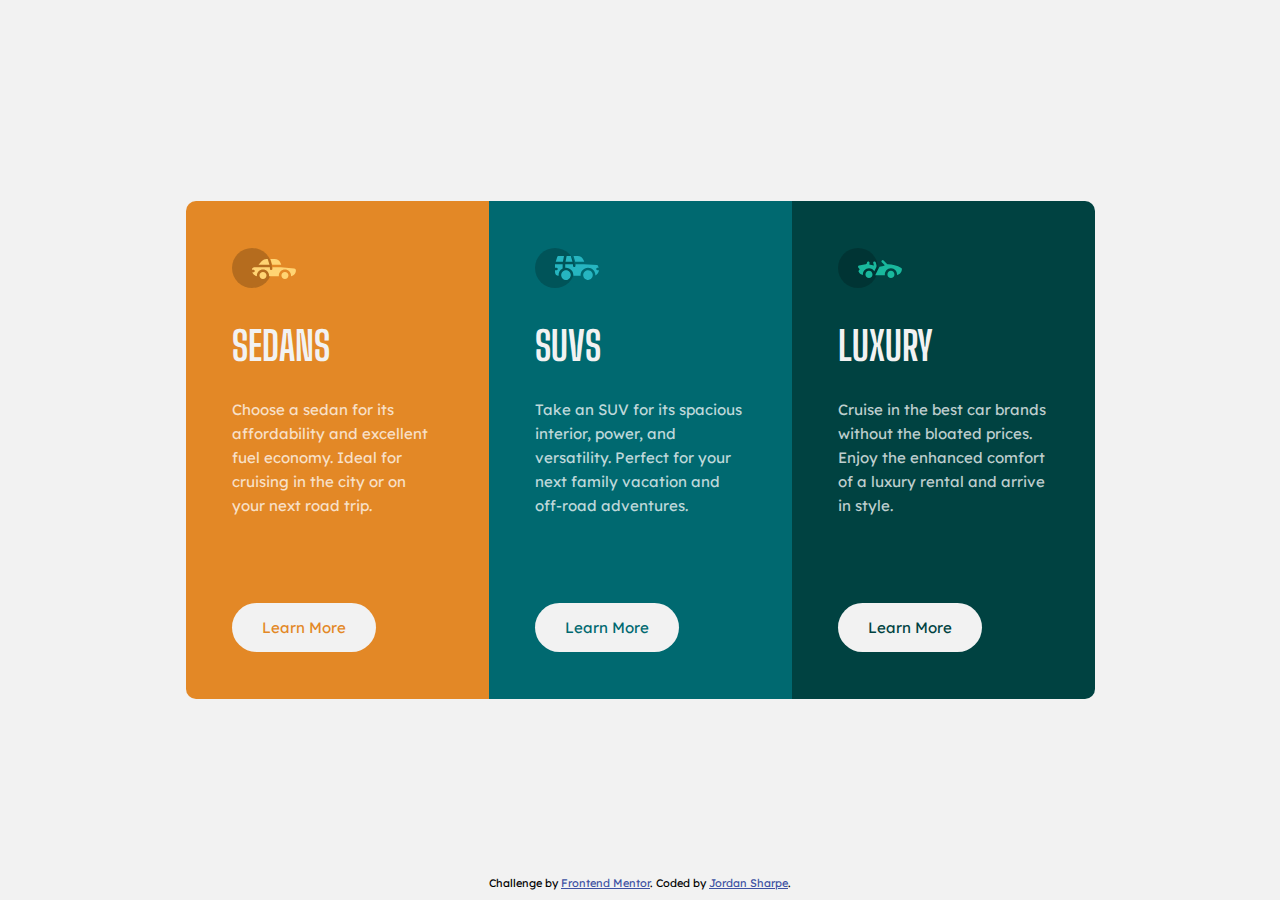
<file: 3-column-preview-card-component-main/index.html>
<!DOCTYPE html>
<html lang="en">
<head>
  <meta charset="UTF-8">
  <meta name="viewport" content="width=device-width, initial-scale=1.0"> <!-- displays site properly based on user's device -->
  <link rel="stylesheet" href="style.css">
  <link rel="icon" type="image/png" sizes="32x32" href="./images/favicon-32x32.png">
  
  <title>Frontend Mentor | 3-column preview card component</title>

  <!-- Feel free to remove these styles or customise in your own stylesheet 👍 -->
  <style>
    .attribution { font-size: 11px; text-align: center; }
    .attribution a { color: hsl(228, 45%, 44%); }
  </style>
</head>
<body>

  <div class="wrapper">
  <main>
      <section class="card sedan">
        <img src="images/icon-sedans.svg" alt="Sedans">
        <p class="heading">Sedans</p>
        <p class="info">Choose a sedan for its affordability and excellent fuel economy. Ideal for cruising in the city or on your next road trip.</p>
        <a href="#" class="btn">Learn More</a>
      </section>
      <section class="card suv">
        <img src="images/icon-suvs.svg" alt="SUV's">
        <p class="heading">SUVs</p>
        <p class="info">Take an SUV for its spacious interior, power, and versatility. Perfect for your next family vacation and off-road adventures.</p>
        <a href="#" class="btn">Learn More</a>
      </section>
      <section class="card luxury">
        <img src="images/icon-luxury.svg" alt="Luxury">
        <p class="heading">Luxury</p>
        <p class="info">Cruise in the best car brands without the bloated prices. Enjoy the enhanced comfort of a luxury rental and arrive in style.</p>
        <a href="#" class="btn">Learn More</a>
      </section>
    </main>
  </div>

  <footer>
    <div class="attribution">
      Challenge by <a href="https://www.frontendmentor.io?ref=challenge" target="_blank">Frontend Mentor</a>.
      Coded by <a href="#">Jordan Sharpe</a>.
    </div>
  </footer>
</body>
</html>
</file>
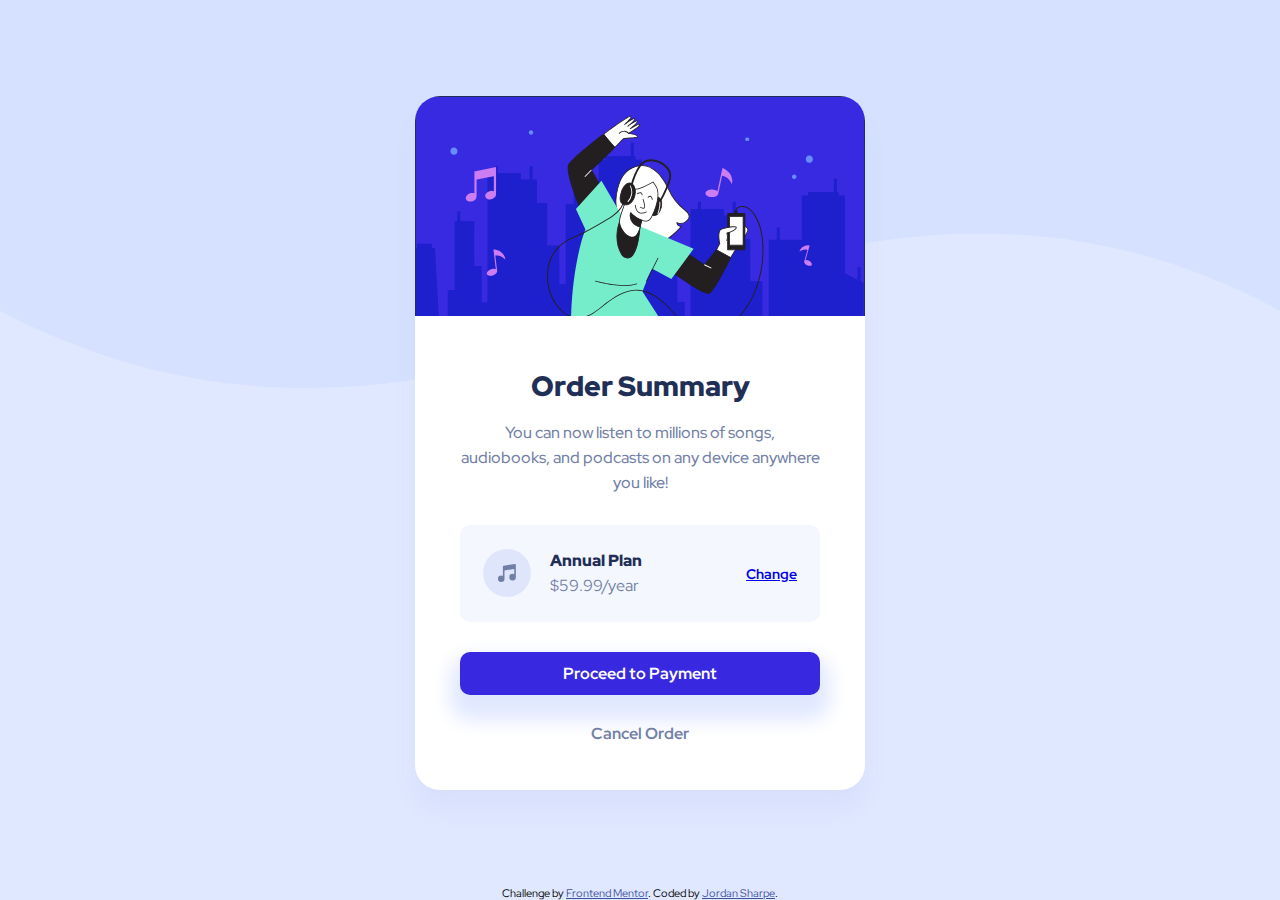
<file: order-summary-component-main/index.html>
<!DOCTYPE html>
<html lang="en">
<head>
  <meta charset="UTF-8">
  <meta name="viewport" content="width=device-width, initial-scale=1.0"> <!-- displays site properly based on user's device -->

  <link rel="icon" type="image/png" sizes="32x32" href="./images/favicon-32x32.png">
  <link rel="stylesheet" href="style.css">
  
  <title>Frontend Mentor | Order summary card</title>

  <!-- Feel free to remove these styles or customise in your own stylesheet 👍 -->
  <style>
    .attribution { font-size: 11px; text-align: center; }
    .attribution a { color: hsl(228, 45%, 44%); }
  </style>
</head>
<body>
  <div class="card">
    <img class="img-hero" src="images/illustration-hero.svg" alt="">
    <div class="text-content">
      <h2 class="title">Order Summary</h2>

      <p class="info">You can now listen to millions of songs, audiobooks, and podcasts on any 
        device anywhere you like!</p>
      <div class="price-box">
        <div class="left">
          <img class="icon" src="images/icon-music.svg" alt="">
          <div class="price-box-inner">
            <h3>Annual Plan</h3> 
            <p class="price">$59.99/year</p> 
        </div>
        </div>
        <a href="#">Change</a> 
      </div>
    
      <a href="#" class="proceed-btn">Proceed to Payment</a> 
      <a class="cancel-btn" href="#">Cancel Order</a>
    </div>
</div>
  <div class="attribution">
    Challenge by <a href="https://www.frontendmentor.io?ref=challenge" target="_blank">Frontend Mentor</a>. 
    Coded by <a href="#">Jordan Sharpe</a>.
  </div>
</body>
</html>
</file>
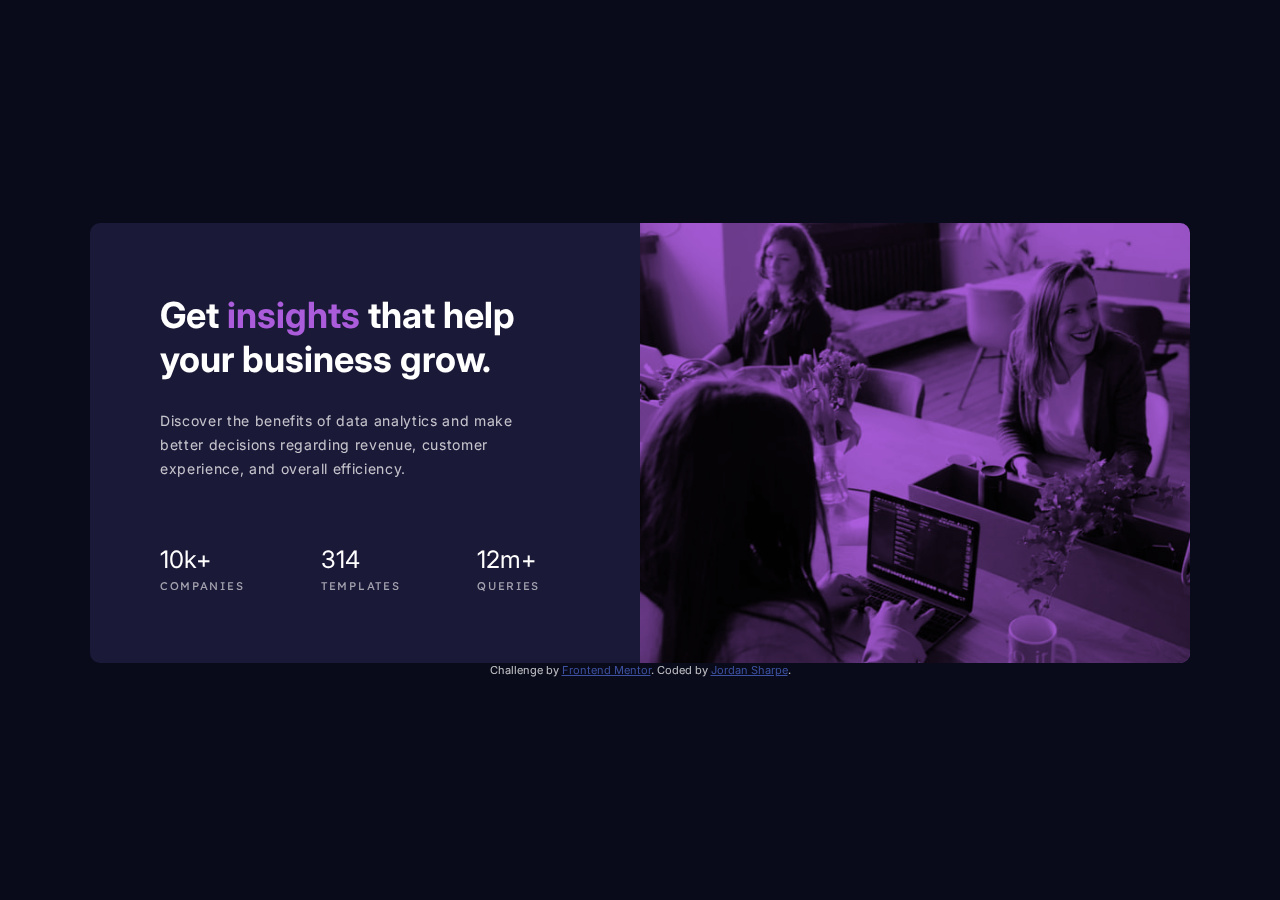
<file: stats-preview-card-component-main/index.html>
<!DOCTYPE html>
<html lang="en">
<head>
  <meta charset="UTF-8">
  <meta name="viewport" content="width=device-width, initial-scale=1.0"> <!-- displays site properly based on user's device -->
  <link rel="stylesheet" href="style.css">
  <link rel="icon" type="image/png" sizes="32x32" href="./images/favicon-32x32.png">
  
  <title>Frontend Mentor | Stats preview card component</title>

  <!-- Feel free to remove these styles or customise in your own stylesheet 👍 -->
  <style>
    .attribution { font-size: 11px; text-align: center; }
    .attribution a { color: hsl(228, 45%, 44%); }
  </style>
</head>
<body>
  
  <section class="container">
    <div class="splash">
      <img src="images/image-header-mobile.jpg" alt="Photo of a friendly office space">
    </div>
    <div class="info-container">
      <h1>Get <span>insights</span> that help your business grow.</h1>
      <p class="info">Discover the benefits of data analytics and make better decisions regarding revenue, customer 
        experience, and overall efficiency.</p>
        <div class="stats">
          <div class="stat">
            <h3>10k+</h3>
            <p>companies</p>
          </div>
          <div class="stat">
            <h3>314</h3>
            <p>templates</p>
          </div>
          <div class="stat">
            <h3>12m+</h3>
            <p>queries</p>
          </div>
        </div>
    </div>
  </section>

  <div class="attribution">
    Challenge by <a href="https://www.frontendmentor.io?ref=challenge" target="_blank">Frontend Mentor</a>. 
    Coded by <a href="#">Jordan Sharpe</a>.
  </div>
</body>
</html>
</file>
<file: 3-column-preview-card-component-main/style.css>
@import url("https://fonts.googleapis.com/css2?family=Big+Shoulders+Display:wght@700&family=Lexend+Deca&display=swap");
*,
*::after,
*::before {
  margin: 0;
  padding: 0;
  -webkit-box-sizing: border-box;
          box-sizing: border-box;
}

html {
  font-size: 15px;
  font-family: 'Lexend Deca', sans-serif;
}

body {
  height: 100vh;
  padding: 1.6rem;
}

main {
  border-radius: 10px;
  overflow: hidden;
  width: -webkit-max-content;
  width: -moz-max-content;
  width: max-content;
  display: -webkit-box;
  display: -ms-flexbox;
  display: flex;
}

.wrapper {
  display: -webkit-box;
  display: -ms-flexbox;
  display: flex;
  -webkit-box-pack: center;
      -ms-flex-pack: center;
          justify-content: center;
  -webkit-box-align: center;
      -ms-flex-align: center;
          align-items: center;
  margin: auto auto;
  max-width: 61.333333333336rem;
  height: 100%;
}

.heading {
  font-family: 'Big Shoulders Display', cursive;
  font-weight: 700;
  font-size: 2.66rem;
  text-transform: uppercase;
  color: #f2f2f2;
  margin: 0.75em 0;
}

body, .btn {
  background-color: #f2f2f2;
}

.info {
  color: rgba(255, 255, 255, 0.75);
  width: 14rem;
  line-height: 1.6;
  margin-bottom: 5.66rem;
}

.card {
  padding: 3.1rem;
}

.btn {
  padding: 1em 2em;
  border-radius: 1000px;
  display: inline-block;
  text-decoration: none;
}

.suv {
  background-color: #006970;
}

.suv .btn {
  color: #006970;
}

.sedan {
  background-color: #e38826;
}

.sedan .btn {
  color: #e38826;
}

.luxury {
  background-color: #004241;
}

.luxury .btn {
  color: #004241;
}

@media (max-width: 50.66rem) {
  body {
    height: -webkit-max-content;
    height: -moz-max-content;
    height: max-content;
  }
  main {
    -webkit-box-orient: vertical;
    -webkit-box-direction: normal;
        -ms-flex-direction: column;
            flex-direction: column;
  }
  .card {
    width: minmax(21.86rem, 100%);
  }
  .info {
    margin-bottom: 1.86rem;
  }
}

.btn:hover {
  outline: 2px solid #f2f2f2;
  color: #f2f2f2;
  background-color: transparent;
}
/*# sourceMappingURL=style.css.map */
</file>
<file: order-summary-component-main/style.css>
@import url("https://fonts.googleapis.com/css2?family=Red+Hat+Display:wght@500;700;900&display=swap");
*,
*::before,
*::after {
  margin: 0;
  padding: 0;
  -webkit-box-sizing: border-box;
          box-sizing: border-box;
}

html {
  font-size: 16px;
}

body {
  background-image: url(images/pattern-background-mobile.svg);
  background-size: contain;
  background-repeat: no-repeat;
  background-color: #e0e8ff;
  font-family: 'Red Hat Display', sans-serif;
  min-height: 100vh;
  display: -webkit-box;
  display: -ms-flexbox;
  display: flex;
  -webkit-box-orient: vertical;
  -webkit-box-direction: normal;
      -ms-flex-direction: column;
          flex-direction: column;
  justify-items: center;
}

.card {
  background-color: white;
  border-radius: 25px;
  overflow: hidden;
  text-align: center;
  margin: auto;
  max-width: 325px;
  min-width: 325px;
  -webkit-box-shadow: 0px 20px 20px 0.5px rgba(190, 195, 246, 0.2);
          box-shadow: 0px 20px 20px 0.5px rgba(190, 195, 246, 0.2);
}

.img-hero {
  width: 100%;
  border: 1px solid #1f2f56;
  border-bottom: none;
}

.text-content {
  margin: 25px 25px;
  padding: 1em;
}

.title {
  font-weight: 900;
  color: #1f2f56;
  font-size: 1.4rem;
}

.info {
  line-height: 25px;
  font-weight: 500;
  color: #7280a7;
  margin-top: 15px;
}

.price-box {
  display: -webkit-box;
  display: -ms-flexbox;
  display: flex;
  -webkit-box-pack: justify;
      -ms-flex-pack: justify;
          justify-content: space-between;
  -webkit-box-align: center;
      -ms-flex-align: center;
          align-items: center;
  background-color: #f5f7ff;
  border-radius: 10px;
  font-size: .9em;
  padding: 23px;
  margin: 30px 0;
}

.price-box a {
  font-size: 0.8em;
  font-weight: 700;
}

.price-box a:hover {
  opacity: .6;
  text-decoration: none;
}

.left {
  display: -webkit-box;
  display: -ms-flexbox;
  display: flex;
  -webkit-box-align: center;
      -ms-flex-align: center;
          align-items: center;
}

.price-box-inner {
  text-align: left;
  font-size: .8em;
  margin-left: 1.3em;
  line-height: 1.6;
}

.price-box-inner h3 {
  font-size: 1.1em;
  font-weight: 900;
  color: #1f2f56;
}

.price-box-inner .price {
  color: #7280a7;
  font-size: 1.1em;
}

.proceed-btn {
  display: block;
  text-decoration: none;
  font-weight: 700;
  font-size: .8em;
  color: white;
  background-color: #3829e0;
  border-radius: 10px;
  padding: .7em 0;
  margin-bottom: 1.5em;
  -webkit-box-shadow: 0px 15px 20px 10px #e0e8ff;
          box-shadow: 0px 15px 20px 10px #e0e8ff;
}

.proceed-btn:hover {
  opacity: .6;
}

.cancel-btn {
  color: #7280a7;
  text-decoration: none;
  font-weight: 700;
  font-size: .8em;
}

.cancel-btn:hover {
  color: #1f2f56;
  font-weight: 900;
}

@media (min-width: 500px) {
  html {
    font-size: 20px;
  }
  body {
    background-image: url(images/pattern-background-desktop.svg);
  }
  .card {
    max-width: 450px;
  }
  .info {
    font-size: .8em;
  }
}
/*# sourceMappingURL=style.css.map */
</file>
<file: stats-preview-card-component-main/style.css>
@import url("https://fonts.googleapis.com/css2?family=Inter:wght@400;700&family=Lexend+Deca&display=swap");
*,
*::before,
*::after {
  margin: 0;
  padding: 0;
  -webkit-box-sizing: border-box;
          box-sizing: border-box;
}

html {
  font-size: 15px;
}

body {
  background-color: #090b1a;
  height: 100vh;
  color: rgba(255, 255, 255, 0.75);
  padding: 25px;
  display: -webkit-box;
  display: -ms-flexbox;
  display: flex;
  -webkit-box-orient: vertical;
  -webkit-box-direction: normal;
      -ms-flex-direction: column;
          flex-direction: column;
  -webkit-box-pack: center;
      -ms-flex-pack: center;
          justify-content: center;
  -webkit-box-align: center;
      -ms-flex-align: center;
          align-items: center;
  font-family: 'Inter', sans-serif;
}

.container {
  background-color: #1b1938;
  display: -ms-grid;
  display: grid;
  border-radius: 10px;
  overflow: hidden;
  text-align: center;
  max-width: 400px;
}

.splash {
  background-color: #aa5cdb;
}

.splash img {
  width: 100%;
  height: 100%;
  -o-object-fit: cover;
     object-fit: cover;
  mix-blend-mode: multiply;
}

.info-container {
  padding: 30px;
}

.info-container h1 {
  color: white;
  font-size: 1.8em;
  font-weight: 700;
  margin-bottom: 28px;
}

.info-container h1 span {
  color: #aa5cdb;
}

.info-container .info {
  font-size: 0.933rem;
  line-height: 1.7em;
  letter-spacing: 0.047em;
  margin-bottom: 2.2em;
}

.stats {
  display: -webkit-box;
  display: -ms-flexbox;
  display: flex;
  -webkit-box-orient: vertical;
  -webkit-box-direction: normal;
      -ms-flex-direction: column;
          flex-direction: column;
}

.stats .stat {
  margin-bottom: 1.5em;
}

.stats .stat p {
  font-family: 'Lexend Deca', sans-serif;
  text-transform: uppercase;
  font-size: .75rem;
  letter-spacing: .15em;
  color: rgba(255, 255, 255, 0.6);
}

.stats .stat h3 {
  display: block;
  color: white;
  font-family: 'Inter', sans-serif;
  font-size: 1.6em;
  font-weight: 400;
  margin-bottom: .2em;
}

.stats .stat:last-of-type {
  margin-bottom: 0;
}

@media (min-width: 900px) {
  .container {
    -ms-grid-columns: 1fr 1fr;
        grid-template-columns: 1fr 1fr;
    max-width: 1100px;
  }
  .splash {
    -webkit-box-ordinal-group: 3;
        -ms-flex-order: 2;
            order: 2;
  }
  .info-container {
    padding: 70px;
    padding-right: 100px;
    text-align: left;
  }
  .info-container h1 {
    font-size: 2.4rem;
  }
  .info-container .info {
    margin-bottom: 65px;
  }
  .stats {
    -webkit-box-orient: horizontal;
    -webkit-box-direction: normal;
        -ms-flex-direction: row;
            flex-direction: row;
    -webkit-box-pack: justify;
        -ms-flex-pack: justify;
            justify-content: space-between;
  }
  .stats .stat {
    margin-bottom: 0;
  }
}
/*# sourceMappingURL=style.css.map */
</file>
